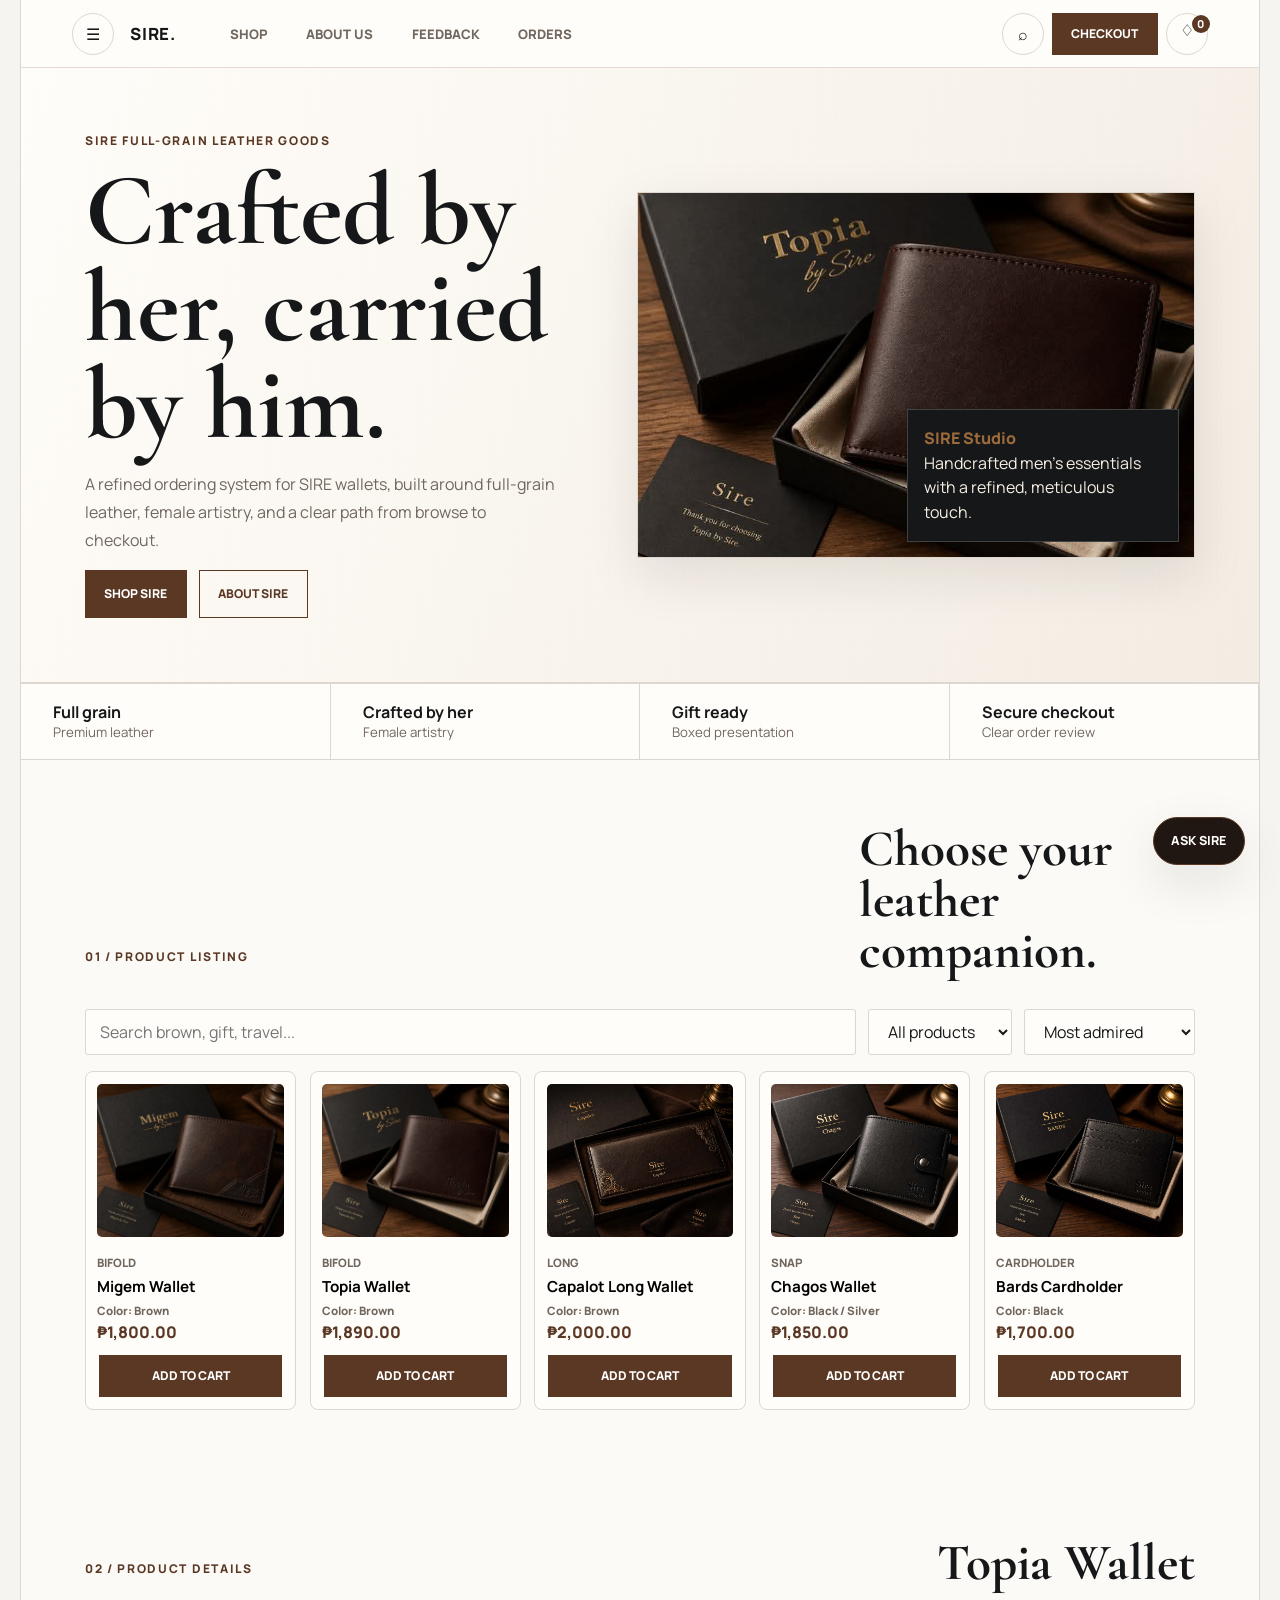
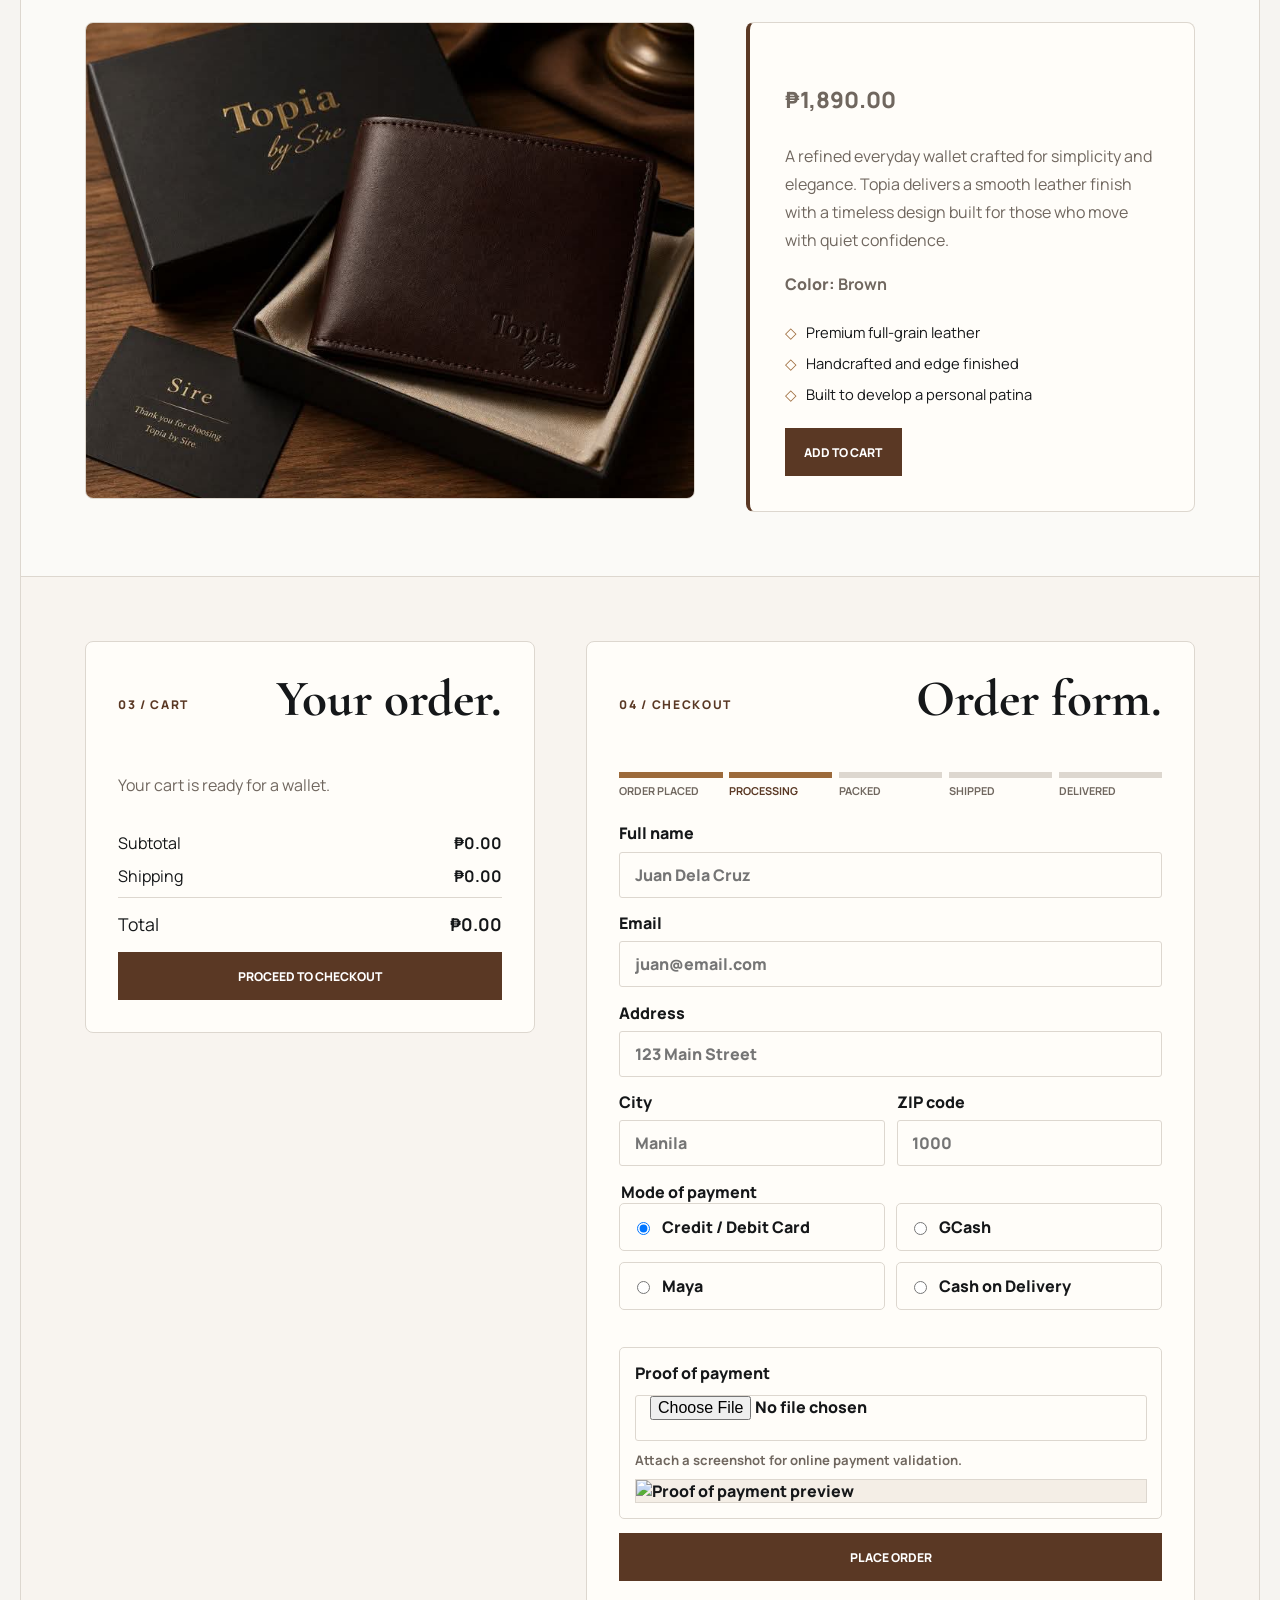
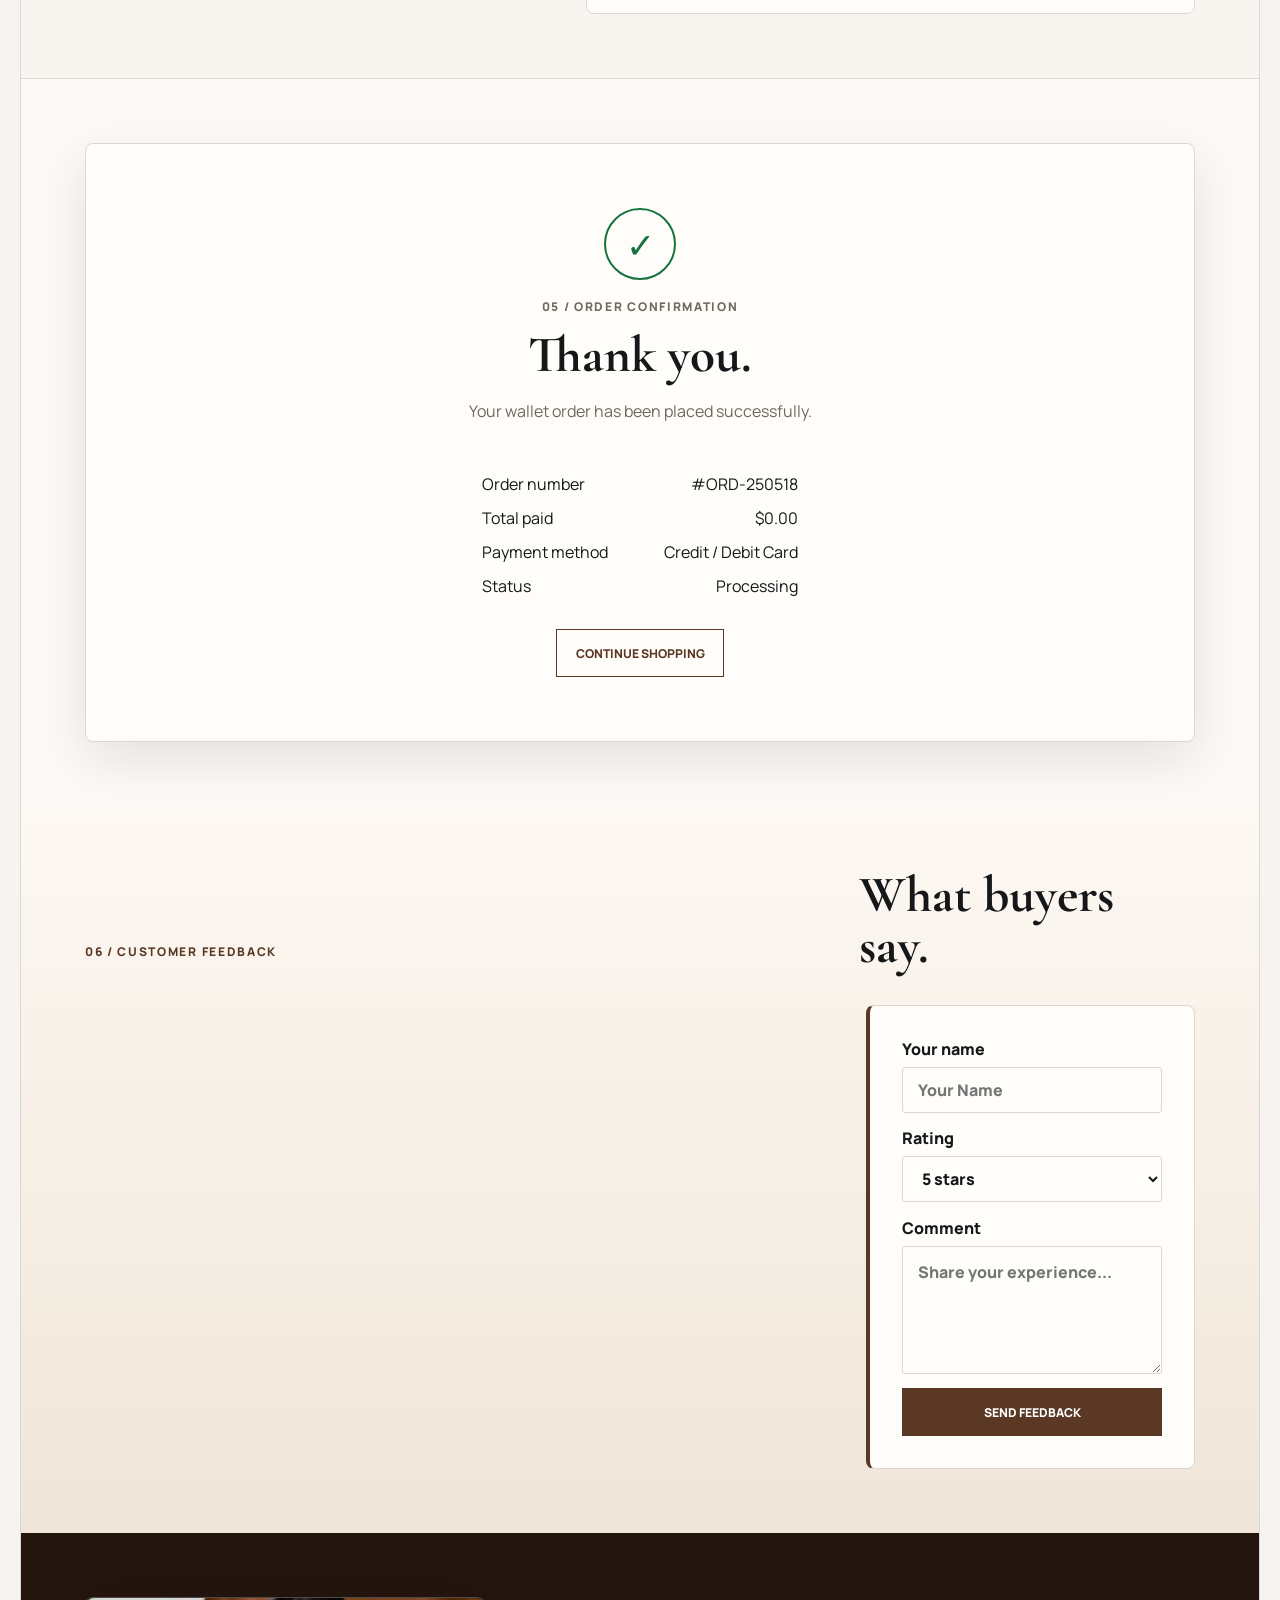
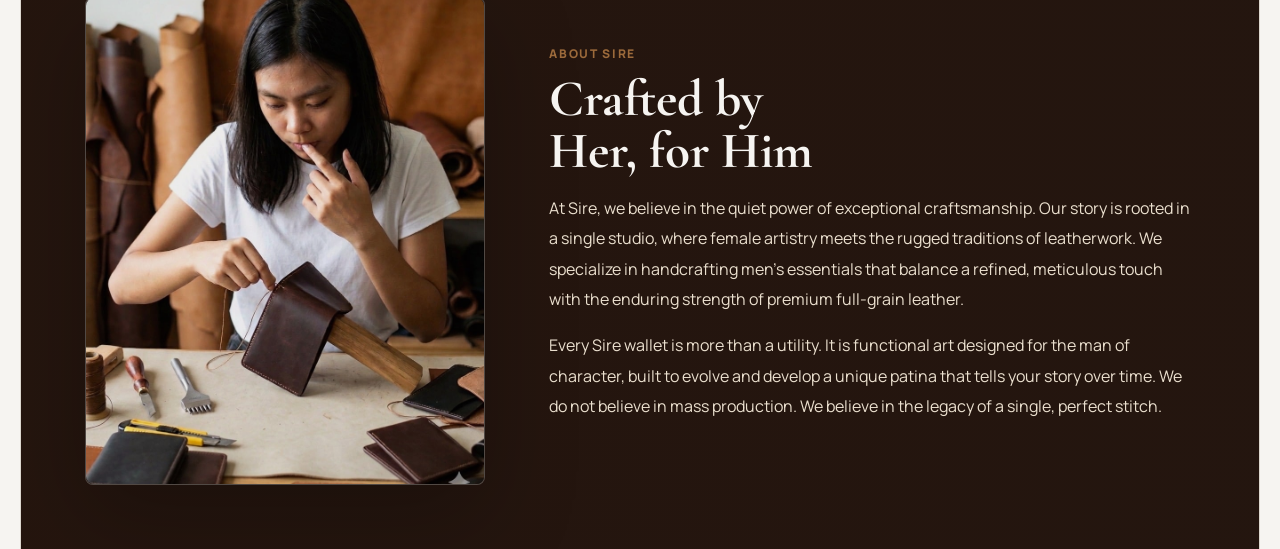
<file: index.html>
<!doctype html>
<html lang="en">
  <head>
    <meta charset="UTF-8" />
    <meta name="viewport" content="width=device-width, initial-scale=1.0" />
    <title>SIRE. Leather Ordering System</title>
    <meta
      name="description"
      content="SIRE handcrafted full-grain leather wallets with cart, checkout, and direct payment instructions."
    />
    <link rel="preconnect" href="https://fonts.googleapis.com" />
    <link rel="preconnect" href="https://fonts.gstatic.com" crossorigin />
    <link
      href="https://fonts.googleapis.com/css2?family=Cormorant+Garamond:wght@600;700&family=Manrope:wght@400;600;700;800&display=swap"
      rel="stylesheet"
    />
    <link rel="stylesheet" href="css/styles.css" />
  </head>
  <body>
    <div class="grain" aria-hidden="true"></div>
    <header class="topbar">
      <button class="icon-button" id="menuToggle" type="button" aria-label="Open menu" aria-expanded="false">&#9776;</button>
      <a class="brand" id="brandName" href="#home" aria-label="SIRE home">SIRE.</a>
      <nav class="nav" aria-label="Primary navigation">
        <a href="#catalog">Shop</a>
        <a href="#about">About Us</a>
        <a href="#feedback">Feedback</a>
        <a href="orders.html" target="_blank">Orders</a>
      </nav>
      <nav class="mobile-menu" id="mobileMenu" aria-label="Mobile navigation" hidden>
        <a href="#catalog">Shop</a>
        <a href="#cart">Cart</a>
        <a href="#about">About Us</a>
        <a href="#feedback">Feedback</a>
        <a href="orders.html" target="_blank">Orders</a>
      </nav>
      <div class="actions">
        <button class="icon-button" data-scroll="catalog" aria-label="Search wallets">⌕</button>
        <button class="checkout-pill" data-scroll="cart">Checkout</button>
        <button class="icon-button cart-trigger" data-scroll="cart" aria-label="View cart">
          ♢<span id="cartCount">0</span>
        </button>
      </div>
    </header>

    <main>
      <section class="hero" id="home">
        <div class="hero-copy">
          <p class="eyebrow" id="heroEyebrow">SIRE full-grain leather goods</p>
          <h1 id="heroTitle">Crafted by her, carried by him.</h1>
          <p id="heroCopy">
            A refined ordering system for SIRE wallets, built around full-grain
            leather, female artistry, and a clear path from browse to checkout.
          </p>
          <div class="hero-actions">
            <button class="primary" data-scroll="catalog">Shop SIRE</button>
            <button class="ghost" data-scroll="about">About SIRE</button>
          </div>
        </div>
        <div class="hero-product" aria-label="Featured handcrafted wallet">
          <img id="heroImage" src="products images/topia.jpg" alt="Topia by SIRE brown leather wallet" />
          <div class="maker-note">
            <span>SIRE Studio</span>
            Handcrafted men's essentials with a refined, meticulous touch.
          </div>
        </div>
      </section>

      <section class="trust-strip" aria-label="Craft assurances">
        <div><strong>Full grain</strong><span>Premium leather</span></div>
        <div><strong>Crafted by her</strong><span>Female artistry</span></div>
        <div><strong>Gift ready</strong><span>Boxed presentation</span></div>
        <div><strong>Secure checkout</strong><span>Clear order review</span></div>
      </section>

      <section class="shop-shell" id="catalog">
        <div class="section-heading">
          <p class="eyebrow">01 / Product listing</p>
          <h2>Choose your leather companion.</h2>
        </div>
        <div class="filters" aria-label="Product filters">
          <input id="searchInput" type="search" placeholder="Search brown, gift, travel..." />
          <select id="collectionFilter" aria-label="Filter by collection">
            <option value="all">All products</option>
            <option value="bifold">Bifold</option>
            <option value="snap">Snap wallet</option>
            <option value="long">Long wallet</option>
            <option value="cardholder">Cardholder</option>
          </select>
          <select id="sortFilter" aria-label="Sort products">
            <option value="popular">Most admired</option>
            <option value="price-asc">Price low to high</option>
            <option value="price-desc">Price high to low</option>
          </select>
        </div>
        <div class="product-grid" id="productGrid"></div>
      </section>

      <section class="detail-stage" id="details">
        <div class="section-heading">
          <p class="eyebrow">02 / Product details</p>
          <h2 id="detailTitle">Topia Wallet</h2>
        </div>
        <div class="detail-layout">
          <div class="detail-image">
            <img id="detailImage" src="products images/topia.jpg" alt="Selected SIRE wallet" />
          </div>
          <div class="detail-panel">
            <p class="price" id="detailPrice">$64.00</p>
            <p id="detailDescription">
              A refined everyday wallet crafted for simplicity and elegance.
            </p>
            <p class="product-color">Color: <strong id="detailColor">Brown</strong></p>
            <ul class="spec-list">
              <li>Premium full-grain leather</li>
              <li>Handcrafted and edge finished</li>
              <li>Built to develop a personal patina</li>
            </ul>
            <button class="primary" id="detailAddToCart">Add to Cart</button>
          </div>
        </div>
      </section>

      <section class="cart-checkout" id="cart">
        <div class="cart-panel">
          <div class="section-heading">
            <p class="eyebrow">03 / Cart</p>
            <h2>Your order.</h2>
          </div>
          <div id="cartItems" class="cart-items"></div>
          <div class="totals" id="cartTotals"></div>
          <button class="primary cart-checkout-button" data-scroll="checkoutForm">
            Proceed to Checkout
          </button>
        </div>
        <form class="checkout-panel" id="checkoutForm">
          <div class="section-heading">
            <p class="eyebrow">04 / Checkout</p>
            <h2>Order form.</h2>
          </div>
          <div class="process-track" id="processTrack" aria-label="Order process"></div>
          <label>Full name<input id="customerName" required placeholder="Juan Dela Cruz" /></label>
          <label>Email<input id="customerEmail" type="email" required placeholder="juan@email.com" /></label>
          <label>Address<input id="customerAddress" required placeholder="123 Main Street" /></label>
          <div class="split">
            <label>City<input required placeholder="Manila" /></label>
            <label>ZIP code<input required placeholder="1000" /></label>
          </div>
          <fieldset class="payment-methods">
            <legend>Mode of payment</legend>
            <label><input type="radio" name="paymentMethod" value="card" checked /> Credit / Debit Card</label>
            <label><input type="radio" name="paymentMethod" value="gcash" /> GCash</label>
            <label><input type="radio" name="paymentMethod" value="maya" /> Maya</label>
            <label><input type="radio" name="paymentMethod" value="cod" /> Cash on Delivery</label>
          </fieldset>
          <label class="proof-upload" id="proofUploadLabel">
            Proof of payment
            <input id="paymentProof" type="file" accept="image/*" />
            <span id="proofStatus">Attach a screenshot for online payment validation.</span>
            <img id="proofPreview" alt="Proof of payment preview" hidden />
          </label>
          <button class="primary" type="submit">Place Order</button>
        </form>
      </section>

      <section class="confirmation" id="confirmation" hidden>
        <div class="seal">✓</div>
        <p class="eyebrow">05 / Order confirmation</p>
        <h2 id="confirmationTitle">Thank you.</h2>
        <p id="confirmationMessage">Your wallet order has been placed successfully.</p>
        <dl id="confirmationDetails">
          <div><dt>Order number</dt><dd id="orderNumber">#ORD-250518</dd></div>
          <div><dt>Total paid</dt><dd id="orderTotal">$0.00</dd></div>
          <div><dt>Payment method</dt><dd id="orderPayment">Credit / Debit Card</dd></div>
          <div><dt>Status</dt><dd>Processing</dd></div>
        </dl>
        <button class="ghost" data-scroll="catalog">Continue shopping</button>
      </section>

      <section class="payment-modal" id="paymentModal" hidden aria-live="polite">
        <div class="payment-card">
          <button class="modal-close" id="paymentClose" type="button" aria-label="Close payment details">&times;</button>
          <p class="eyebrow">Payment details</p>
          <h2 id="paymentMethodTitle">GCash</h2>
          <dl>
            <div><dt>Account name</dt><dd id="paymentAccountName">SIRE Leather Studio</dd></div>
            <div><dt>Account / number</dt><dd id="paymentAccountNumber">0917 555 0198</dd></div>
            <div><dt>Instruction</dt><dd id="paymentInstruction">Send your payment screenshot after checkout for confirmation.</dd></div>
            <div><dt>Proof uploaded</dt><dd id="paymentProofStatus">No proof attached yet.</dd></div>
          </dl>
          <button class="primary" id="paymentDone" type="button">Done</button>
        </div>
      </section>

      <section class="feedback" id="feedback">
        <div class="section-heading">
          <p class="eyebrow">06 / Customer feedback</p>
          <h2>What buyers say.</h2>
        </div>
        <div class="feedback-layout">
          <div class="feedback-list" id="feedbackList"></div>
          <form class="feedback-form" id="feedbackForm">
            <label>Your name<input id="feedbackName" required placeholder="Your Name" /></label>
            <label>
              Rating
              <select id="feedbackRating">
                <option value="5">5 stars</option>
                <option value="4">4 stars</option>
                <option value="3">3 stars</option>
                <option value="2">2 stars</option>
                <option value="1">1 star</option>
              </select>
            </label>
            <label>
              Comment
              <textarea id="feedbackComment" required placeholder="Share your experience..."></textarea>
            </label>
            <button class="primary" type="submit">Send Feedback</button>
          </form>
        </div>
      </section>

      <section class="about" id="about">
        <div class="about-image">
          <img
            id="aboutImage"
            src="products images/aboutus.jpg"
            alt="SIRE female leather artisan hand-stitching a wallet in the studio"
            onerror="this.onerror=null; this.src='products images/topia.jpg';"
          />
        </div>
        <div class="about-copy">
          <p class="eyebrow">About SIRE</p>
          <h2 id="aboutTitle">Crafted by Her, for Him</h2>
          <div id="aboutCopy">
            <p>
              At Sire, we believe in the quiet power of exceptional craftsmanship.
              Our story is rooted in a single studio, where female artistry meets
              the rugged traditions of leatherwork.
            </p>
            <p>
              Every Sire wallet is more than a utility. It is functional art
              designed for the man of character.
            </p>
          </div>
        </div>
      </section>
    </main>

    <aside class="shop-assistant" id="shopAssistant" aria-label="SIRE shop assistant">
      <button
        class="assistant-toggle"
        id="assistantToggle"
        type="button"
        aria-expanded="false"
        aria-controls="assistantPanel"
      >
        Ask SIRE
      </button>
      <div class="assistant-panel" id="assistantPanel" hidden>
        <div class="assistant-head">
          <div>
            <p class="eyebrow">SIRE Assistant</p>
            <strong>Product and order help</strong>
          </div>
          <button
            class="assistant-close"
            id="assistantClose"
            type="button"
            aria-label="Close SIRE assistant"
          >
            &times;
          </button>
        </div>
        <div class="assistant-log" id="assistantLog" aria-live="polite"></div>
        <div class="assistant-prompts" aria-label="Suggested questions">
          <button type="button" data-assistant-prompt="Tell me about Topia Wallet">
            Topia Wallet
          </button>
          <button type="button" data-assistant-prompt="How long is delivery?">
            Delivery
          </button>
          <button type="button" data-assistant-prompt="What payment methods do you accept?">
            Payment
          </button>
        </div>
        <form class="assistant-form" id="assistantForm">
          <input
            id="assistantInput"
            type="text"
            autocomplete="off"
            placeholder="Ask product name, delivery, payment..."
            aria-label="Ask SIRE assistant"
          />
          <button class="primary" type="submit">Send</button>
        </form>
      </div>
    </aside>

    <script defer src="js/app.js"></script>
  </body>
</html>
</file>
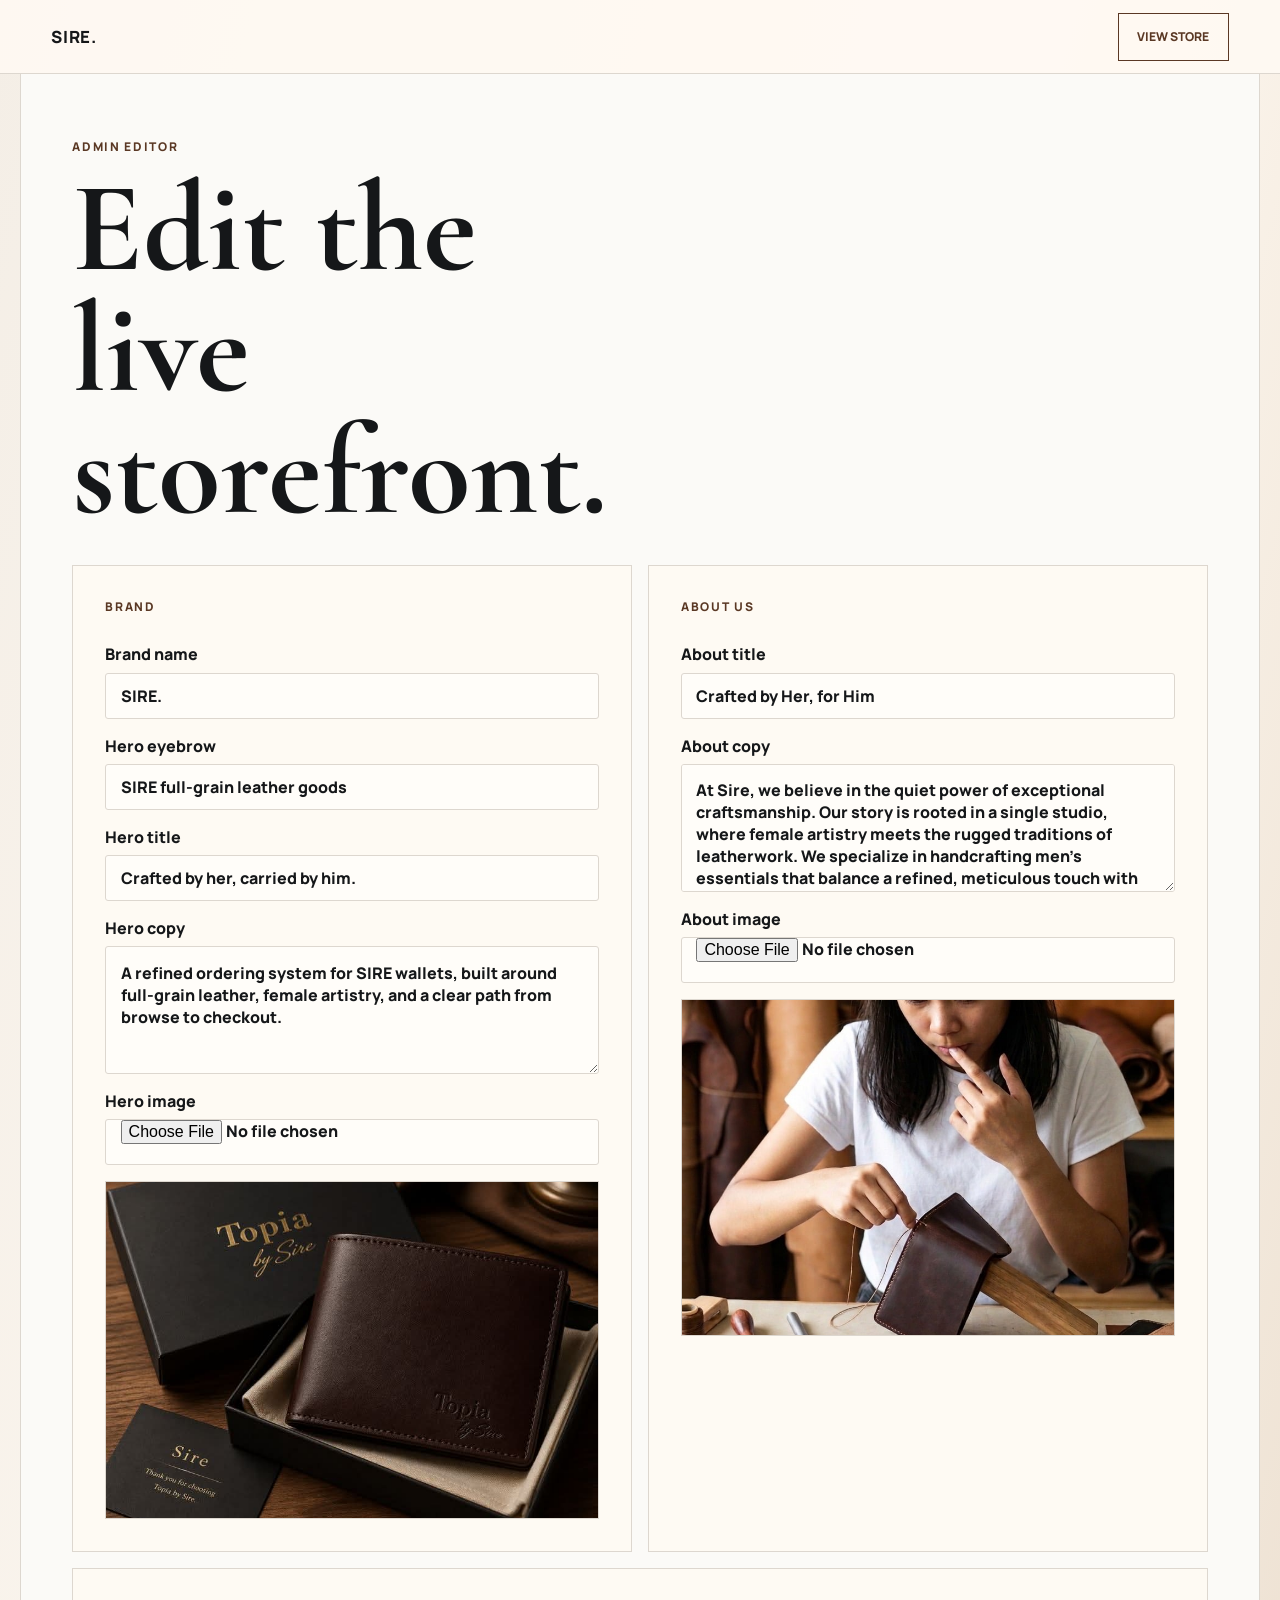
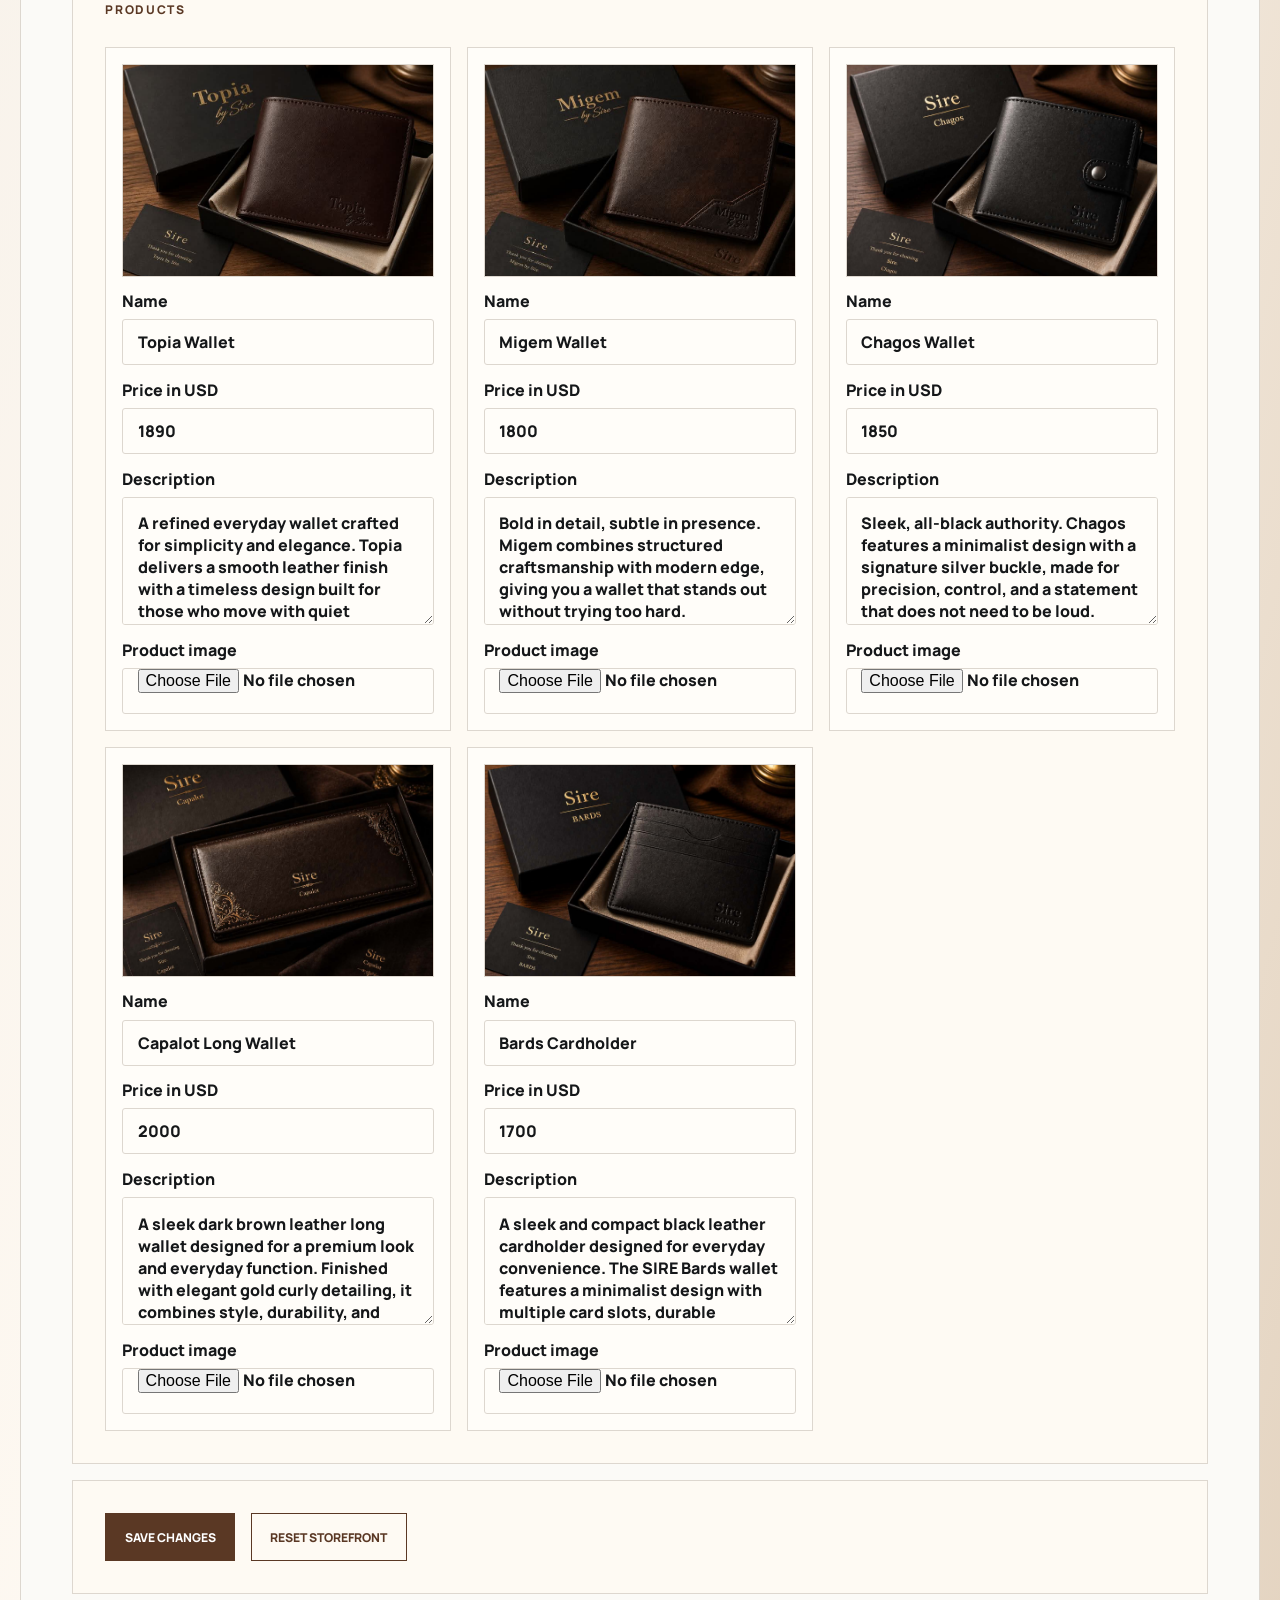
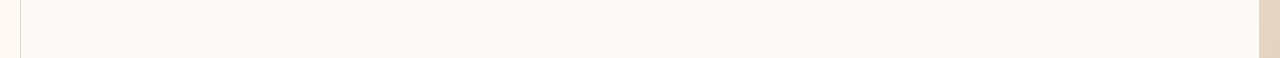
<file: admin.html>
<!doctype html>
<html lang="en">
  <head>
    <meta charset="UTF-8" />
    <meta name="viewport" content="width=device-width, initial-scale=1.0" />
    <title>SIRE Admin Editor</title>
    <link rel="preconnect" href="https://fonts.googleapis.com" />
    <link rel="preconnect" href="https://fonts.gstatic.com" crossorigin />
    <link
      href="https://fonts.googleapis.com/css2?family=Cormorant+Garamond:wght@600;700&family=Manrope:wght@400;600;700;800&display=swap"
      rel="stylesheet"
    />
    <link rel="stylesheet" href="css/styles.css" />
    <link rel="stylesheet" href="css/admin.css" />
  </head>
  <body class="admin-page">
    <header class="admin-topbar">
      <a class="brand" href="index.html">SIRE.</a>
      <a class="ghost admin-store-link" href="index.html">View Store</a>
    </header>

    <main class="admin-main">
      <section class="admin-hero">
        <p class="eyebrow">Admin editor</p>
        <h1>Edit the live storefront.</h1>
      </section>

      <form id="adminForm" class="admin-grid">
        <section class="admin-panel">
          <p class="eyebrow">Brand</p>
          <label>Brand name<input id="adminBrandName" /></label>
          <label>Hero eyebrow<input id="adminHeroEyebrow" /></label>
          <label>Hero title<input id="adminHeroTitle" /></label>
          <label>Hero copy<textarea id="adminHeroCopy"></textarea></label>
          <label>
            Hero image
            <input id="adminHeroImage" type="file" accept="image/*" />
          </label>
          <img class="admin-preview" id="adminHeroPreview" alt="Hero preview" />
        </section>

        <section class="admin-panel">
          <p class="eyebrow">About Us</p>
          <label>About title<input id="adminAboutTitle" /></label>
          <label>About copy<textarea id="adminAboutCopy"></textarea></label>
          <label>
            About image
            <input id="adminAboutImage" type="file" accept="image/*" />
          </label>
          <img class="admin-preview" id="adminAboutPreview" alt="About preview" />
        </section>

        <section class="admin-panel products-admin">
          <p class="eyebrow">Products</p>
          <div id="adminProducts"></div>
        </section>

        <section class="admin-actions-panel">
          <button class="primary" type="submit">Save Changes</button>
          <button class="ghost" id="resetAdmin" type="button">Reset Storefront</button>
          <p id="adminStatus" role="status"></p>
        </section>
      </form>
    </main>

    <script type="module" src="js/admin.mjs"></script>
  </body>
</html>
</file>
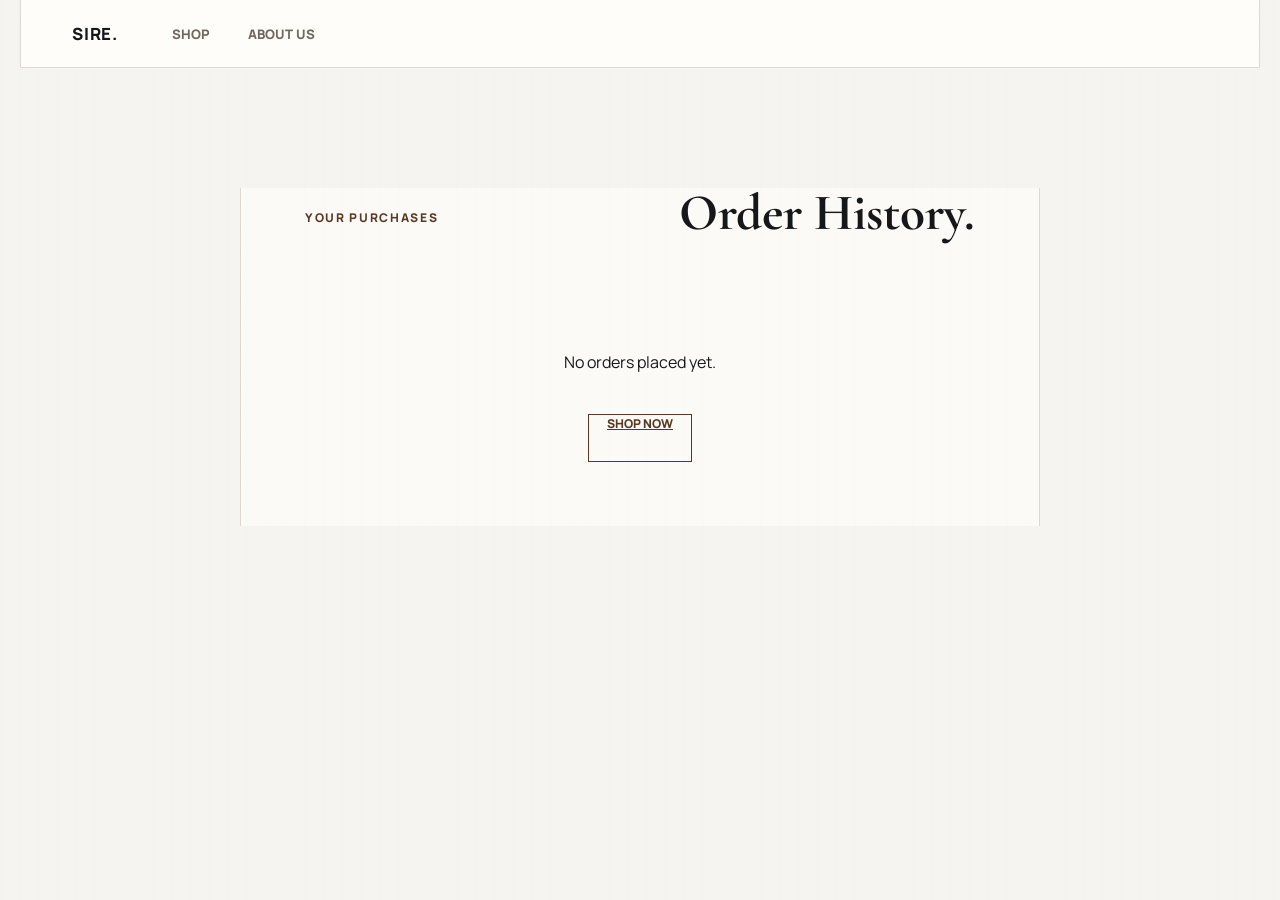
<file: orders.html>
<!doctype html>
<html lang="en">
  <head>
    <meta charset="UTF-8" />
    <meta name="viewport" content="width=device-width, initial-scale=1.0" />
    <title>SIRE. Orders</title>
    <link rel="preconnect" href="https://fonts.googleapis.com" />
    <link rel="preconnect" href="https://fonts.gstatic.com" crossorigin />
    <link
      href="https://fonts.googleapis.com/css2?family=Cormorant+Garamond:wght@600;700&family=Manrope:wght@400;600;700;800&display=swap"
      rel="stylesheet"
    />
    <link rel="stylesheet" href="css/styles.css" />
    <style>
      .orders-container {
        max-width: 800px;
        margin: 120px auto 60px;
        padding: 0 5%;
      }
      .orders-list {
        display: flex;
        flex-direction: column;
        gap: 2rem;
        margin-top: 2rem;
      }
      .order-card {
        background: var(--surface);
        border: 1px solid var(--border);
        padding: 2rem;
      }
      .order-header {
        display: flex;
        justify-content: space-between;
        align-items: flex-start;
        border-bottom: 1px solid var(--border);
        padding-bottom: 1rem;
        margin-bottom: 1.5rem;
      }
      .order-header h3 {
        font-family: var(--font-mono);
        font-size: 1.125rem;
        color: var(--text);
        margin: 0 0 0.5rem 0;
      }
      .order-date {
        color: var(--text-light);
        font-size: 0.875rem;
      }
      .order-status {
        padding: 0.35rem 0.85rem;
        font-size: 0.75rem;
        text-transform: uppercase;
        letter-spacing: 0.05em;
        font-weight: 800;
        border-radius: 4px;
        display: inline-block;
      }
      .status-processing {
        background: var(--paper);
        color: var(--muted);
        border: 1px solid var(--line);
      }
      .status-packed {
        background: var(--brass);
        color: #fff;
        border: 1px solid var(--brass);
      }
      .status-shipped {
        background: var(--hide);
        color: #fff;
        border: 1px solid var(--hide);
      }
      .status-delivered {
        background: var(--moss);
        color: #fff;
        border: 1px solid var(--moss);
      }
      .order-items {
        display: flex;
        flex-direction: column;
        gap: 1rem;
        margin-bottom: 1.5rem;
      }
      .order-item {
        display: flex;
        justify-content: space-between;
        font-size: 0.9375rem;
      }
      .order-item-name {
        font-weight: 600;
        color: var(--text);
      }
      .order-item-meta {
        color: var(--text-light);
        font-size: 0.875rem;
      }
      .order-totals {
        border-top: 1px dashed var(--border);
        padding-top: 1.5rem;
        display: flex;
        flex-direction: column;
        gap: 0.5rem;
      }
      .order-totals div {
        display: flex;
        justify-content: space-between;
        font-size: 0.9375rem;
        color: var(--text-light);
      }
      .order-totals .grand-total {
        color: var(--text);
        font-weight: 700;
        font-size: 1.125rem;
        margin-top: 0.5rem;
      }
      .empty-state {
        text-align: center;
        padding: 4rem 2rem;
        color: var(--text-light);
      }
    </style>
  </head>
  <body>
    <div class="grain" aria-hidden="true"></div>
    <header class="topbar">
      <a class="brand" href="index.html" aria-label="SIRE home">SIRE.</a>
      <nav class="nav" aria-label="Primary navigation">
        <a href="index.html#catalog">Shop</a>
        <a href="index.html#about">About Us</a>
      </nav>
    </header>

    <main class="orders-container">
      <div class="section-heading">
        <p class="eyebrow">Your purchases</p>
        <h2>Order History.</h2>
      </div>
      
      <div id="ordersList" class="orders-list">
        <!-- Orders will be injected here -->
      </div>
    </main>

    <script>
      (function() {
        function formatMoney(cents) {
          return new Intl.NumberFormat("en-PH", {
            style: "currency",
            currency: "PHP",
          }).format(cents / 100);
        }

        function formatDateAndTime(dateString, extraSeconds = 0) {
          if (!dateString) return "Recently";
          const date = new Date(new Date(dateString).getTime() + extraSeconds * 1000);
          return new Intl.DateTimeFormat("en-US", {
            year: "numeric",
            month: "short",
            day: "numeric",
            hour: "numeric",
            minute: "2-digit",
            second: "2-digit"
          }).format(date);
        }

        const ordersListEl = document.getElementById("ordersList");

        function getDynamicStatus(order) {
           const now = Date.now();
           const orderTime = new Date(order.date).getTime();
           const seconds = (now - orderTime) / 1000;
           
           if (seconds >= 60) return { status: "Delivered", extraSeconds: 60 };
           if (seconds >= 40) return { status: "Shipped", extraSeconds: 40 };
           if (seconds >= 20) return { status: "Packed", extraSeconds: 20 };
           return { status: "Processing", extraSeconds: 0 };
        }
        
        function renderOrders() {
          try {
            const rawOrders = localStorage.getItem("sire-orders");
            let orders = rawOrders ? JSON.parse(rawOrders) : [];
            let needsUpdate = false;
            
            if (orders.length === 0) {
              ordersListEl.innerHTML = `
                <div class="empty-state">
                  <p>No orders placed yet.</p>
                  <br>
                  <a href="index.html#catalog" class="ghost" style="display:inline-block">Shop Now</a>
                </div>
              `;
              return;
            }

            orders = orders.map(order => {
              const currentInfo = getDynamicStatus(order);
              if (order.status !== currentInfo.status) {
                order.status = currentInfo.status;
                order.statusExtraSeconds = currentInfo.extraSeconds;
                needsUpdate = true;
              }
              // Retrofit existing orders
              if (order.statusExtraSeconds === undefined) {
                order.statusExtraSeconds = currentInfo.extraSeconds;
                needsUpdate = true;
              }
              return order;
            });

            if (needsUpdate) {
               localStorage.setItem("sire-orders", JSON.stringify(orders));
            }

            ordersListEl.innerHTML = orders.map(order => `
              <article class="order-card">
                <div class="order-header">
                  <div>
                    <h3>${order.id}</h3>
                    <div class="order-date">Ordered: ${formatDateAndTime(order.date)}</div>
                  </div>
                  <div style="text-align: right;">
                    <div class="order-status status-${(order.status || "Processing").toLowerCase()}">${order.status || "Processing"}</div>
                    <div class="order-date" style="margin-top: 6px;">At: ${formatDateAndTime(order.date, order.statusExtraSeconds)}</div>
                  </div>
                </div>
                
                <div class="order-items">
                  ${(order.items || []).map(item => `
                    <div class="order-item">
                      <div>
                        <div class="order-item-name">${item.name}</div>
                        <div class="order-item-meta">Color: ${item.color} &times; ${item.quantity}</div>
                      </div>
                      <div>${formatMoney(item.price * item.quantity)}</div>
                    </div>
                  `).join("")}
                </div>
                
                <div class="order-totals">
                  <div>
                    <span>Payment Method</span>
                    <span>${order.paymentMethod}</span>
                  </div>
                  <div>
                    <span>Subtotal</span>
                    <span>${formatMoney(order.subtotal || 0)}</span>
                  </div>
                  <div>
                    <span>Shipping</span>
                    <span>${formatMoney(order.shipping || 0)}</span>
                  </div>
                  <div class="grand-total">
                    <span>Total</span>
                    <span>${formatMoney(order.total || 0)}</span>
                  </div>
                </div>
              </article>
            `).join("");

          } catch (e) {
            ordersListEl.innerHTML = `<p class="empty-state">Error loading orders.</p>`;
          }
        }
        
        renderOrders();
        setInterval(renderOrders, 2000);
      })();
    </script>
  </body>
</html>
</file>
<file: css/styles.css>
:root {
  --ink: #18130f;
  --muted: #6f6258;
  --paper: #f4eee6;
  --vellum: #fffaf3;
  --line: #d9cbbd;
  --hide: #633a22;
  --hide-dark: #25150e;
  --brass: #b87b3d;
  --moss: #4d5542;
  --shadow: 0 22px 70px rgba(42, 24, 13, 0.15);
}

* {
  box-sizing: border-box;
}

html {
  scroll-behavior: smooth;
}

body {
  margin: 0;
  background:
    radial-gradient(circle at 74% 8%, rgba(184, 123, 61, 0.2), transparent 28rem),
    linear-gradient(105deg, var(--paper), #fbf6ef 52%, #eadfce);
  color: var(--ink);
  font-family: "Manrope", sans-serif;
}

button,
input,
select,
textarea {
  font: inherit;
}

button {
  cursor: pointer;
}

img {
  display: block;
  max-width: 100%;
}

.grain {
  position: fixed;
  inset: 0;
  pointer-events: none;
  z-index: 5;
  opacity: 0.32;
  background-image:
    linear-gradient(90deg, rgba(24, 19, 15, 0.035) 1px, transparent 1px),
    linear-gradient(rgba(24, 19, 15, 0.025) 1px, transparent 1px);
  background-size: 19px 23px;
  mix-blend-mode: multiply;
}

.topbar {
  position: sticky;
  top: 0;
  z-index: 10;
  display: grid;
  grid-template-columns: auto auto 1fr auto;
  align-items: center;
  gap: 1rem;
  min-height: 74px;
  padding: 0 4vw;
  border-bottom: 1px solid rgba(99, 58, 34, 0.18);
  background: rgba(255, 250, 243, 0.86);
  backdrop-filter: blur(18px);
}

.brand {
  color: var(--ink);
  font-weight: 800;
  text-decoration: none;
  letter-spacing: 0.04em;
}

.nav {
  display: flex;
  gap: clamp(1rem, 3vw, 2.5rem);
  justify-content: center;
}

.nav a,
.mobile-menu a {
  color: var(--muted);
  font-size: 0.82rem;
  font-weight: 800;
  text-decoration: none;
  text-transform: uppercase;
}

.mobile-menu {
  position: absolute;
  left: 1rem;
  right: 1rem;
  top: calc(100% + 0.35rem);
  z-index: 25;
  display: grid;
  gap: 0.2rem;
  padding: 0.85rem;
  border: 1px solid var(--line);
  background: var(--vellum);
  box-shadow: var(--shadow);
}

.mobile-menu[hidden] {
  display: none;
}

.mobile-menu a {
  padding: 0.75rem;
  border-bottom: 1px solid var(--line);
}

.actions {
  align-items: center;
  display: flex;
  gap: 0.5rem;
}

.icon-button {
  position: relative;
  width: 42px;
  height: 42px;
  border: 1px solid transparent;
  border-radius: 50%;
  background: transparent;
  color: var(--ink);
  font-size: 1.2rem;
}

.icon-button:focus-visible,
.primary:focus-visible,
.ghost:focus-visible,
.checkout-pill:focus-visible,
.product-select:focus-visible,
.assistant-toggle:focus-visible,
.assistant-close:focus-visible,
.assistant-prompts button:focus-visible {
  outline: 3px solid rgba(184, 123, 61, 0.45);
  outline-offset: 3px;
}

.cart-trigger span {
  position: absolute;
  right: -3px;
  top: 1px;
  display: grid;
  place-items: center;
  min-width: 18px;
  height: 18px;
  border-radius: 50%;
  background: var(--hide);
  color: white;
  font-size: 0.68rem;
  font-weight: 800;
}

main {
  overflow: hidden;
}

.hero {
  display: grid;
  grid-template-columns: minmax(18rem, 0.8fr) minmax(22rem, 1.2fr);
  gap: clamp(2rem, 6vw, 7rem);
  align-items: center;
  min-height: calc(100vh - 74px);
  padding: clamp(3rem, 7vw, 7rem) 4vw;
}

.hero-copy {
  max-width: 41rem;
}

.eyebrow {
  margin: 0 0 0.8rem;
  color: var(--hide);
  font-size: 0.75rem;
  font-weight: 800;
  letter-spacing: 0.14em;
  text-transform: uppercase;
}

h1,
h2 {
  margin: 0;
  font-family: "Cormorant Garamond", serif;
  font-weight: 700;
  line-height: 0.92;
}

h1 {
  max-width: 11ch;
  font-size: clamp(4.8rem, 12vw, 11rem);
}

h2 {
  max-width: 13ch;
  font-size: clamp(2.7rem, 6vw, 5.5rem);
}

.hero p:not(.eyebrow),
.detail-panel p,
.confirmation p {
  color: var(--muted);
  line-height: 1.75;
}

.hero-actions,
.split {
  display: flex;
  gap: 0.75rem;
  flex-wrap: wrap;
}

.primary,
.ghost,
.checkout-pill {
  min-height: 48px;
  padding: 0 1.15rem;
  border: 1px solid var(--hide);
  font-size: 0.76rem;
  font-weight: 900;
  text-transform: uppercase;
}

.primary,
.checkout-pill {
  background: var(--hide);
  color: white;
}

.ghost {
  background: transparent;
  color: var(--hide);
}

.hero-product {
  position: relative;
  transform: rotate(-3deg);
}

.hero-product img {
  width: min(760px, 100%);
  box-shadow: var(--shadow);
}

.maker-note {
  position: absolute;
  right: 0;
  bottom: 8%;
  width: min(18rem, 64%);
  padding: 1rem;
  background: var(--ink);
  color: #f7efe4;
  line-height: 1.55;
}

.maker-note span {
  display: block;
  color: var(--brass);
  font-weight: 900;
}

.trust-strip {
  display: grid;
  grid-template-columns: repeat(4, 1fr);
  border-block: 1px solid var(--line);
  background: rgba(255, 250, 243, 0.55);
}

.trust-strip div {
  padding: 1.3rem 4vw;
  border-right: 1px solid var(--line);
}

.trust-strip strong,
.trust-strip span {
  display: block;
}

.trust-strip span {
  color: var(--muted);
  font-size: 0.83rem;
}

section {
  scroll-margin-top: 92px;
}

.shop-shell,
.detail-stage,
.cart-checkout,
.confirmation,
.feedback,
.about {
  padding: clamp(3.5rem, 7vw, 7rem) 4vw;
}

.section-heading {
  margin-bottom: 2rem;
}

.filters {
  display: grid;
  grid-template-columns: 1fr auto auto;
  gap: 0.75rem;
  margin-bottom: 1rem;
}

input,
select,
textarea {
  width: 100%;
  min-height: 46px;
  border: 1px solid var(--line);
  background: rgba(255, 250, 243, 0.82);
  color: var(--ink);
  padding: 0 0.9rem;
}

textarea {
  min-height: 8rem;
  padding: 0.9rem;
  resize: vertical;
}

.product-grid {
  display: grid;
  grid-template-columns: repeat(4, minmax(0, 1fr));
  gap: 1rem;
}

.product-card,
.cart-panel,
.checkout-panel,
.feedback-form,
.feedback-card {
  background: rgba(255, 250, 243, 0.76);
  border: 1px solid var(--line);
}

.product-card {
  display: grid;
}

.product-select {
  display: grid;
  width: 100%;
  border: 0;
  background: transparent;
  padding: 0.8rem;
  text-align: left;
}

.product-select img {
  width: 100%;
  aspect-ratio: 1 / 0.78;
  object-fit: cover;
  margin-bottom: 0.8rem;
}

.product-select span {
  color: var(--hide);
  font-size: 0.72rem;
  font-weight: 900;
  text-transform: uppercase;
}

.product-select strong {
  margin: 0.2rem 0;
}

.product-select small,
.product-color {
  color: var(--muted);
  font-weight: 800;
}

.product-select em,
.price {
  color: var(--hide);
  font-style: normal;
  font-weight: 900;
}

.add-card-button {
  width: calc(100% - 1.6rem);
  margin: 0 0.8rem 0.8rem;
}

.detail-layout,
.cart-checkout {
  display: grid;
  grid-template-columns: minmax(18rem, 1fr) minmax(18rem, 0.8fr);
  gap: clamp(1rem, 4vw, 4rem);
  align-items: start;
}

.detail-image {
  position: relative;
  background: #eee2d3;
  border: 1px solid var(--line);
}

.detail-image img {
  width: 100%;
  aspect-ratio: 1.35 / 1;
  object-fit: cover;
}

.detail-panel {
  padding: clamp(1.25rem, 3vw, 2.2rem);
  background: rgba(255, 250, 243, 0.78);
  border-left: 4px solid var(--hide);
}

.spec-list {
  display: grid;
  gap: 0.7rem;
  padding: 0;
  margin: 1.5rem 0;
  list-style: none;
}

.spec-list li::before {
  content: "◇";
  margin-right: 0.55rem;
  color: var(--brass);
}

fieldset {
  border: 0;
  padding: 0;
  margin: 0 0 1.4rem;
}

legend,
label {
  display: grid;
  gap: 0.45rem;
  color: var(--ink);
  font-weight: 900;
}

small {
  color: var(--muted);
  font-weight: 600;
}

.totals div,
.confirmation dl div {
  display: flex;
  justify-content: space-between;
  gap: 1rem;
}

.cart-checkout {
  background: linear-gradient(90deg, rgba(37, 21, 14, 0.06), transparent);
}

.cart-panel,
.checkout-panel {
  padding: clamp(1rem, 3vw, 2rem);
}

.cart-checkout-button {
  width: 100%;
  margin-top: 1rem;
}

.cart-items {
  display: grid;
  gap: 0.8rem;
}

.cart-row {
  display: grid;
  grid-template-columns: 84px 1fr auto;
  gap: 0.8rem;
  align-items: center;
  border-bottom: 1px solid var(--line);
  padding-bottom: 0.8rem;
}

.cart-row img {
  width: 84px;
  height: 62px;
  object-fit: cover;
}

.cart-row span,
.empty {
  color: var(--muted);
}

.cart-row em {
  display: block;
  color: var(--hide);
  font-style: normal;
  font-weight: 900;
}

.qty {
  display: grid;
  grid-template-columns: 32px 28px 32px;
  align-items: center;
  text-align: center;
}

.qty button {
  height: 32px;
  border: 1px solid var(--line);
  background: var(--vellum);
}

.totals {
  display: grid;
  gap: 0.65rem;
  margin-top: 1.3rem;
}

.grand {
  border-top: 1px solid var(--line);
  padding-top: 0.9rem;
  font-size: 1.1rem;
}

.checkout-panel {
  display: grid;
  gap: 0.9rem;
}

.process-track {
  display: grid;
  grid-template-columns: repeat(5, 1fr);
  gap: 0.4rem;
  margin-bottom: 0.6rem;
}

.process-step {
  display: grid;
  gap: 0.35rem;
  color: var(--muted);
  font-size: 0.68rem;
  font-weight: 900;
  text-transform: uppercase;
}

.process-step span {
  height: 6px;
  background: var(--line);
}

.process-step.done span,
.process-step.active span {
  background: var(--brass);
}

.process-step.active {
  color: var(--hide);
}

.payment-methods {
  display: grid;
  grid-template-columns: repeat(2, minmax(0, 1fr));
  gap: 0.7rem;
}

.payment-methods legend {
  grid-column: 1 / -1;
}

.payment-methods label {
  display: flex;
  align-items: center;
  gap: 0.55rem;
  min-height: 48px;
  border: 1px solid var(--line);
  background: var(--vellum);
  padding: 0.75rem;
}

.payment-methods input {
  width: auto;
  min-height: auto;
}

.proof-upload {
  gap: 0.65rem;
  border: 1px solid var(--line);
  border-radius: 5px;
  background: var(--vellum);
  padding: 0.9rem;
}

.proof-upload span {
  color: var(--muted);
  font-size: 0.82rem;
  font-weight: 700;
}

.proof-upload span.is-error,
.cart-warning {
  color: #9b2f22;
}

#proofPreview {
  width: 100%;
  max-height: 220px;
  object-fit: contain;
  border: 1px solid var(--line);
  background: #f4eee6;
}

.split label {
  flex: 1 1 12rem;
}

.confirmation {
  max-width: 760px;
  margin: 0 auto 4rem;
  border: 1px solid var(--line);
  background: var(--vellum);
  text-align: center;
  box-shadow: var(--shadow);
}

.seal {
  display: grid;
  place-items: center;
  width: 72px;
  height: 72px;
  margin: 0 auto 1rem;
  border: 2px solid #17723d;
  border-radius: 50%;
  color: #17723d;
  font-size: 2.2rem;
}

.confirmation h2 {
  max-width: none;
}

.confirmation dl {
  display: grid;
  gap: 0.75rem;
  max-width: 28rem;
  margin: 2rem auto;
  text-align: left;
}

.feedback {
  background:
    linear-gradient(180deg, rgba(255, 250, 243, 0.74), rgba(238, 226, 211, 0.82)),
    var(--paper);
}

.feedback-layout {
  display: grid;
  grid-template-columns: 1fr minmax(18rem, 0.72fr);
  gap: clamp(1rem, 4vw, 4rem);
  align-items: start;
}

.feedback-list {
  display: grid;
  grid-template-columns: repeat(3, minmax(0, 1fr));
  gap: 1rem;
}

.feedback-card {
  display: grid;
  align-content: space-between;
  min-height: 15rem;
  padding: 1.2rem;
}

.feedback-card p {
  color: var(--muted);
  line-height: 1.7;
}

.stars {
  color: var(--brass);
  letter-spacing: 0.08em;
}

.feedback-form {
  display: grid;
  gap: 0.9rem;
  padding: clamp(1rem, 3vw, 2rem);
  border-left: 4px solid var(--hide);
}

.payment-modal {
  position: fixed;
  inset: 0;
  z-index: 30;
  display: grid;
  place-items: center;
  padding: 1rem;
  background: rgba(24, 19, 15, 0.62);
}

.payment-modal[hidden] {
  display: none;
}

.payment-card {
  position: relative;
  width: min(560px, 100%);
  padding: clamp(1.25rem, 4vw, 2.5rem);
  border: 1px solid var(--line);
  background: var(--vellum);
  box-shadow: var(--shadow);
}

.payment-card h2 {
  max-width: none;
}

.payment-card dl {
  display: grid;
  gap: 0.85rem;
  margin: 1.5rem 0;
}

.payment-card dl div {
  display: grid;
  grid-template-columns: minmax(8rem, 0.7fr) 1fr;
  gap: 1rem;
  border-bottom: 1px solid var(--line);
  padding-bottom: 0.85rem;
}

.payment-card dt {
  color: var(--muted);
  font-weight: 900;
  text-transform: uppercase;
}

.payment-card dd {
  margin: 0;
  font-weight: 900;
}

.shop-assistant {
  position: fixed;
  right: clamp(1rem, 4vw, 2.2rem);
  bottom: clamp(1rem, 4vw, 2.2rem);
  z-index: 26;
  display: grid;
  justify-items: end;
  gap: 0.7rem;
  font-family: "Manrope", sans-serif;
}

.assistant-toggle {
  min-height: 48px;
  padding: 0 1.1rem;
  border: 1px solid var(--hide);
  border-radius: 999px;
  background: var(--hide-dark);
  color: var(--vellum);
  box-shadow: var(--shadow);
  font-size: 0.78rem;
  font-weight: 900;
  text-transform: uppercase;
}

.assistant-panel {
  width: min(390px, calc(100vw - 2rem));
  overflow: hidden;
  border: 1px solid var(--line);
  border-radius: 8px;
  background: rgba(255, 253, 249, 0.98);
  box-shadow: 0 24px 80px rgba(32, 23, 18, 0.22);
}

.assistant-panel[hidden] {
  display: none;
}

.assistant-head {
  display: flex;
  align-items: start;
  justify-content: space-between;
  gap: 1rem;
  padding: 1rem;
  border-bottom: 1px solid var(--line);
  background: linear-gradient(105deg, #fffdf9, #f1e7dc);
}

.assistant-head .eyebrow {
  margin-bottom: 0.25rem;
}

.assistant-head strong {
  display: block;
  font-family: "Cormorant Garamond", serif;
  font-size: 1.65rem;
  line-height: 1;
}

.assistant-close {
  flex: 0 0 auto;
  width: 36px;
  height: 36px;
  border: 1px solid var(--line);
  background: var(--vellum);
  color: var(--hide);
  font-size: 1.2rem;
}

.assistant-log {
  display: grid;
  align-content: start;
  gap: 0.7rem;
  max-height: 300px;
  min-height: 170px;
  overflow-y: auto;
  padding: 1rem;
}

.assistant-message {
  width: fit-content;
  max-width: 92%;
  margin: 0;
  padding: 0.78rem 0.9rem;
  border: 1px solid var(--line);
  border-radius: 8px;
  background: var(--paper);
  color: var(--ink);
  font-size: 0.86rem;
  line-height: 1.55;
}

.assistant-message.user {
  justify-self: end;
  border-color: var(--hide);
  background: var(--hide);
  color: var(--vellum);
}

.assistant-prompts {
  display: flex;
  gap: 0.45rem;
  overflow-x: auto;
  padding: 0 1rem 0.85rem;
}

.assistant-prompts button {
  flex: 0 0 auto;
  min-height: 34px;
  border: 1px solid var(--line);
  border-radius: 999px;
  background: var(--vellum);
  color: var(--hide);
  font-size: 0.72rem;
  font-weight: 900;
  text-transform: uppercase;
}

.assistant-form {
  display: grid;
  grid-template-columns: 1fr auto;
  gap: 0.5rem;
  padding: 1rem;
  border-top: 1px solid var(--line);
  background: #f6f0e8;
}

.assistant-form input {
  min-height: 44px;
}

.assistant-form .primary {
  min-height: 44px;
}

.modal-close {
  position: absolute;
  right: 0.75rem;
  top: 0.75rem;
  width: 40px;
  height: 40px;
  border: 1px solid var(--line);
  background: transparent;
  color: var(--hide);
  font-size: 1.4rem;
}

.about {
  display: grid;
  grid-template-columns: minmax(18rem, 0.78fr) minmax(20rem, 1fr);
  gap: clamp(1.5rem, 5vw, 5rem);
  align-items: center;
  background:
    linear-gradient(90deg, rgba(37, 21, 14, 0.92), rgba(37, 21, 14, 0.78)),
    var(--hide-dark);
  color: var(--paper);
}

.about .eyebrow {
  color: var(--brass);
}

.about h2 {
  max-width: 13ch;
}

.about p:not(.eyebrow) {
  max-width: 66ch;
  color: #eadfce;
  line-height: 1.9;
}

.about-image {
  border: 1px solid rgba(255, 250, 243, 0.22);
  background: var(--hide-dark);
  box-shadow: 0 30px 90px rgba(0, 0, 0, 0.25);
}

.about-image img {
  width: 100%;
  aspect-ratio: 0.82 / 1;
  object-fit: cover;
  opacity: 0.92;
}

@media (max-width: 980px) {
  .hero,
  .detail-layout,
  .cart-checkout,
  .feedback-layout,
  .about {
    grid-template-columns: 1fr;
  }

  .trust-strip,
  .product-grid,
  .feedback-list {
    grid-template-columns: repeat(2, 1fr);
  }

  .filters {
    grid-template-columns: 1fr;
  }
}

@media (max-width: 680px) {
  .topbar {
    grid-template-columns: auto auto 1fr;
  }

  .nav {
    display: none;
  }

  h1 {
    font-size: clamp(4rem, 18vw, 6rem);
  }

  .hero {
    padding-top: 2rem;
  }

  .maker-note {
    position: static;
    width: auto;
  }

  .trust-strip,
  .product-grid,
  .feedback-list,
  .payment-methods,
  .process-track {
    grid-template-columns: 1fr;
  }

  .cart-row {
    grid-template-columns: 74px 1fr;
  }

  .qty {
    grid-column: 2;
    justify-self: start;
  }
}

/* Ordering-flow polish: compact mobile storefront, expanded desktop shop. */
:root {
  --ink: #151719;
  --muted: #70675f;
  --paper: #f6f4f1;
  --vellum: #fffdf9;
  --line: #ddd7cf;
  --hide: #5a3824;
  --hide-dark: #201712;
  --brass: #9c6a3b;
  --shadow: 0 18px 50px rgba(32, 23, 18, 0.1);
}

body {
  background: var(--paper);
}

.grain {
  opacity: 0.12;
}

.topbar {
  max-width: 1240px;
  min-height: 68px;
  margin: 0 auto;
  border-inline: 1px solid var(--line);
  background: rgba(255, 253, 249, 0.94);
}

.brand {
  font-size: 1.05rem;
}

.nav {
  justify-content: flex-start;
  margin-left: clamp(1rem, 3vw, 3rem);
}

.icon-button {
  display: grid;
  place-items: center;
  border-color: var(--line);
  background: var(--vellum);
  font-size: 1rem;
}

.checkout-pill {
  min-height: 42px;
  border-radius: 0;
}

main {
  max-width: 1240px;
  margin: 0 auto;
  border-inline: 1px solid var(--line);
  background: #fbfaf7;
}

.hero {
  min-height: auto;
  grid-template-columns: minmax(18rem, 0.85fr) minmax(20rem, 1fr);
  padding: clamp(2rem, 5vw, 4.5rem);
  border-bottom: 1px solid var(--line);
  background: linear-gradient(115deg, #fffdf9, #f3ece3);
}

h1 {
  max-width: 12ch;
  font-size: clamp(3.7rem, 8vw, 7.3rem);
  line-height: 0.95;
}

h2 {
  max-width: 14ch;
  font-size: clamp(2.25rem, 4vw, 4.2rem);
  line-height: 1;
}

.hero p:not(.eyebrow),
.detail-panel p,
.confirmation p {
  max-width: 34rem;
}

.hero-product {
  align-self: center;
  transform: none;
}

.hero-product img {
  width: 100%;
  aspect-ratio: 1.25 / 0.82;
  object-fit: cover;
  border: 1px solid var(--line);
  box-shadow: var(--shadow);
}

.maker-note {
  right: 1rem;
  bottom: 1rem;
  width: min(17rem, calc(100% - 2rem));
  border: 1px solid rgba(255, 253, 249, 0.18);
}

.trust-strip {
  background: var(--vellum);
}

.trust-strip div {
  padding: 1.1rem clamp(1rem, 3vw, 2rem);
}

.shop-shell,
.detail-stage,
.cart-checkout,
.confirmation,
.feedback,
.about {
  padding: clamp(2rem, 5vw, 4rem);
}

.section-heading {
  display: flex;
  align-items: end;
  justify-content: space-between;
  gap: 1rem;
}

.section-heading .eyebrow {
  flex: 0 0 auto;
}

.filters {
  grid-template-columns: minmax(18rem, 1fr) minmax(9rem, auto) minmax(9rem, auto);
}

input,
select,
textarea {
  border-radius: 3px;
  background: var(--vellum);
}

.product-grid {
  grid-template-columns: repeat(5, minmax(0, 1fr));
  gap: 0.85rem;
}

.product-card,
.cart-panel,
.checkout-panel,
.feedback-form,
.feedback-card,
.confirmation {
  border-radius: 8px;
  background: var(--vellum);
}

.product-card {
  overflow: hidden;
}

.product-select {
  gap: 0.22rem;
  padding: 0.7rem;
}

.product-select img {
  aspect-ratio: 1 / 0.82;
  border-radius: 5px;
  background: #f1ece5;
}

.product-select span {
  margin-top: 0.15rem;
  color: var(--muted);
}

.product-select strong {
  font-size: 0.95rem;
  line-height: 1.25;
}

.product-select small {
  font-size: 0.72rem;
}

.add-card-button {
  min-height: 42px;
  margin-top: auto;
}

.detail-layout {
  grid-template-columns: minmax(20rem, 0.95fr) minmax(18rem, 0.7fr);
}

.detail-image,
.detail-panel {
  border-radius: 8px;
  overflow: hidden;
  background: var(--vellum);
}

.detail-image img {
  aspect-ratio: 1.1 / 0.86;
}

.detail-panel {
  border: 1px solid var(--line);
  border-left: 4px solid var(--hide);
}

.price {
  font-size: 1.4rem;
}

.spec-list {
  font-size: 0.92rem;
}

.cart-checkout {
  grid-template-columns: minmax(22rem, 0.85fr) minmax(24rem, 1.15fr);
  background: #f8f4ef;
  border-block: 1px solid var(--line);
}

.cart-row {
  grid-template-columns: 86px 1fr auto;
}

.cart-row img {
  border-radius: 5px;
}

.checkout-panel {
  border-left: 1px solid var(--line);
}

.process-track {
  grid-template-columns: repeat(5, minmax(0, 1fr));
}

.payment-methods label {
  border-radius: 5px;
}

.confirmation {
  max-width: none;
  margin: clamp(2rem, 5vw, 4rem);
  display: grid;
  justify-items: center;
}

.feedback-layout {
  grid-template-columns: minmax(0, 1fr) minmax(18rem, 0.45fr);
}

.feedback-list {
  grid-template-columns: repeat(3, minmax(0, 1fr));
}

.about {
  grid-template-columns: minmax(18rem, 0.62fr) minmax(20rem, 1fr);
}

.about-image,
.about-image img {
  border-radius: 8px;
}

@media (min-width: 1241px) {
  .topbar,
  main {
    border-inline: 1px solid var(--line);
  }
}

@media (max-width: 1040px) {
  .product-grid {
    grid-template-columns: repeat(3, minmax(0, 1fr));
  }

  .hero,
  .cart-checkout,
  .detail-layout,
  .feedback-layout,
  .about {
    grid-template-columns: 1fr;
  }

  .checkout-panel {
    border-left: 1px solid var(--line);
  }
}

@media (max-width: 720px) {
  body {
    background: #efeeec;
  }

  .topbar,
  main {
    max-width: 430px;
    border-inline: 1px solid var(--line);
  }

  .topbar {
    grid-template-columns: 40px 1fr auto;
    min-height: 58px;
    padding: 0 0.75rem;
  }

  .brand {
    justify-self: start;
  }

  .actions {
    gap: 0.35rem;
  }

  .checkout-pill {
    display: none;
  }

  .icon-button {
    width: 34px;
    height: 34px;
  }

  .hero,
  .shop-shell,
  .detail-stage,
  .cart-checkout,
  .feedback,
  .about {
    padding: 1rem;
  }

  .hero {
    gap: 1rem;
    background: var(--vellum);
  }

  h1 {
    font-size: clamp(2.5rem, 13vw, 4rem);
  }

  h2 {
    font-size: clamp(2rem, 10vw, 3.2rem);
  }

  .hero-actions {
    display: grid;
    grid-template-columns: 1fr;
  }

  .hero-product img {
    aspect-ratio: 1 / 0.72;
  }

  .maker-note {
    position: static;
    width: 100%;
    margin-top: 0.5rem;
  }

  .trust-strip {
    grid-template-columns: 1fr;
  }

  .trust-strip div {
    padding: 0.85rem;
  }

  .section-heading {
    display: block;
  }

  .filters {
    grid-template-columns: 1fr;
  }

  .product-grid {
    grid-template-columns: repeat(2, minmax(0, 1fr));
    gap: 0.65rem;
  }

  .product-select {
    padding: 0.55rem;
  }

  .product-select strong {
    font-size: 0.82rem;
  }

  .product-select small,
  .product-select span {
    font-size: 0.66rem;
  }

  .add-card-button {
    width: calc(100% - 1.1rem);
    min-height: 38px;
    margin: 0 0.55rem 0.55rem;
    padding: 0 0.4rem;
    font-size: 0.65rem;
  }

  .detail-image img {
    aspect-ratio: 1 / 0.8;
  }

  .cart-row {
    grid-template-columns: 70px 1fr;
    align-items: start;
  }

  .cart-row img {
    width: 70px;
    height: 58px;
  }

  .qty {
    grid-column: 2;
    justify-self: start;
  }

  .process-track,
  .payment-methods,
  .feedback-list {
    grid-template-columns: 1fr;
  }

  .payment-card dl div {
    grid-template-columns: 1fr;
    gap: 0.25rem;
  }

  .confirmation {
    margin: 1rem;
  }

  .shop-assistant {
    right: 0.75rem;
    bottom: 0.75rem;
    left: 0.75rem;
  }

  .assistant-toggle {
    justify-self: end;
  }

  .assistant-panel {
    width: 100%;
  }

  .assistant-log {
    max-height: 260px;
  }

  .assistant-form {
    grid-template-columns: 1fr;
  }
}
</file>
<file: css/admin.css>
.admin-page {
  background:
    linear-gradient(105deg, #f4eee6, #fffaf3 48%, #e4d4c1),
    var(--paper);
}

.admin-topbar {
  display: flex;
  align-items: center;
  justify-content: space-between;
  min-height: 74px;
  padding: 0 4vw;
  border-bottom: 1px solid var(--line);
  background: rgba(255, 250, 243, 0.9);
}

.admin-store-link {
  display: inline-grid;
  place-items: center;
  text-decoration: none;
}

.admin-main {
  padding: clamp(2rem, 5vw, 5rem) 4vw;
}

.admin-hero {
  margin-bottom: 2rem;
}

.admin-hero h1 {
  max-width: 10ch;
  font-size: clamp(4rem, 10vw, 8rem);
}

.admin-grid {
  display: grid;
  grid-template-columns: repeat(2, minmax(0, 1fr));
  gap: 1rem;
}

.admin-panel,
.admin-actions-panel {
  display: grid;
  gap: 1rem;
  align-content: start;
  padding: clamp(1rem, 3vw, 2rem);
  border: 1px solid var(--line);
  background: rgba(255, 250, 243, 0.82);
}

.products-admin {
  grid-column: 1 / -1;
}

#adminProducts {
  display: grid;
  grid-template-columns: repeat(3, minmax(0, 1fr));
  gap: 1rem;
}

.product-admin-card {
  display: grid;
  gap: 0.85rem;
  padding: 1rem;
  border: 1px solid var(--line);
  background: var(--vellum);
}

.product-admin-card img,
.admin-preview {
  width: 100%;
  aspect-ratio: 1.2 / 0.82;
  object-fit: cover;
  border: 1px solid var(--line);
}

.admin-actions-panel {
  grid-column: 1 / -1;
  grid-template-columns: auto auto 1fr;
  align-items: center;
}

#adminStatus {
  margin: 0;
  color: var(--hide);
  font-weight: 800;
}

@media (max-width: 900px) {
  .admin-grid,
  #adminProducts,
  .admin-actions-panel {
    grid-template-columns: 1fr;
  }
}
</file>
